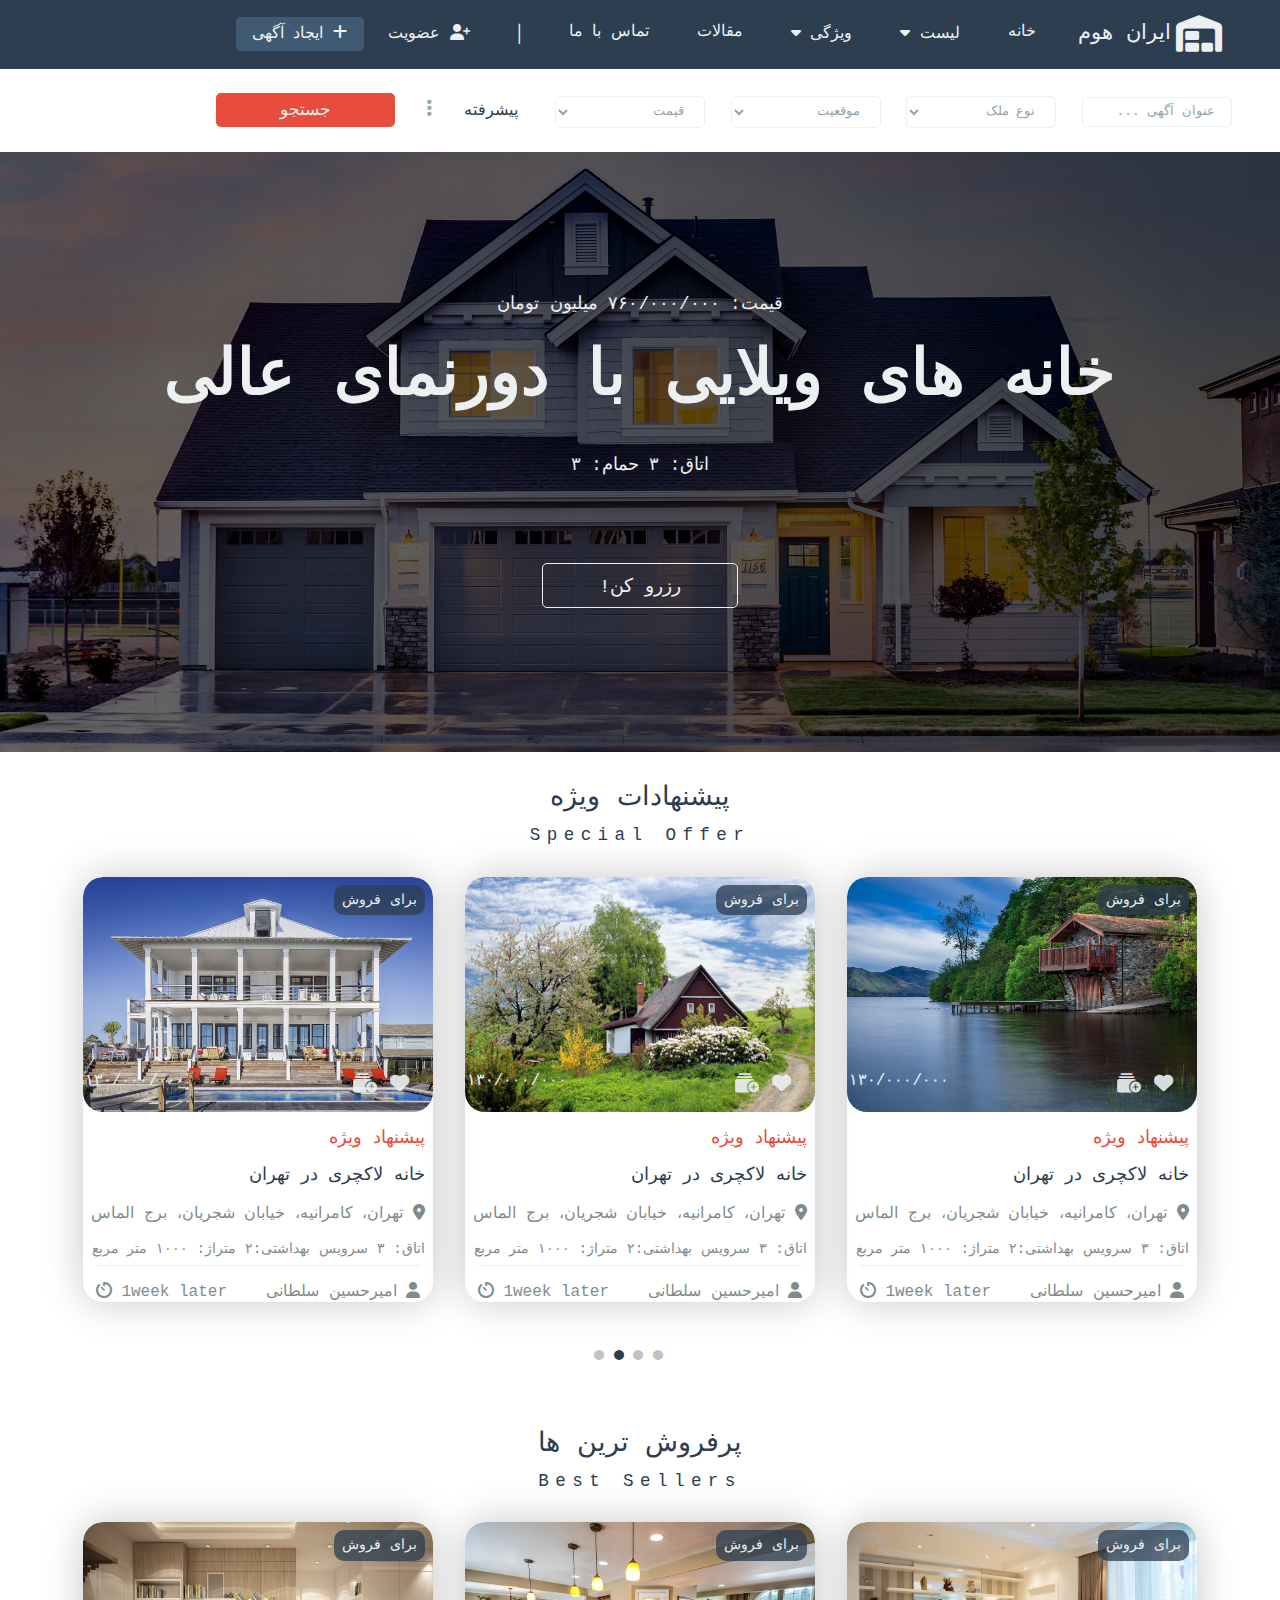
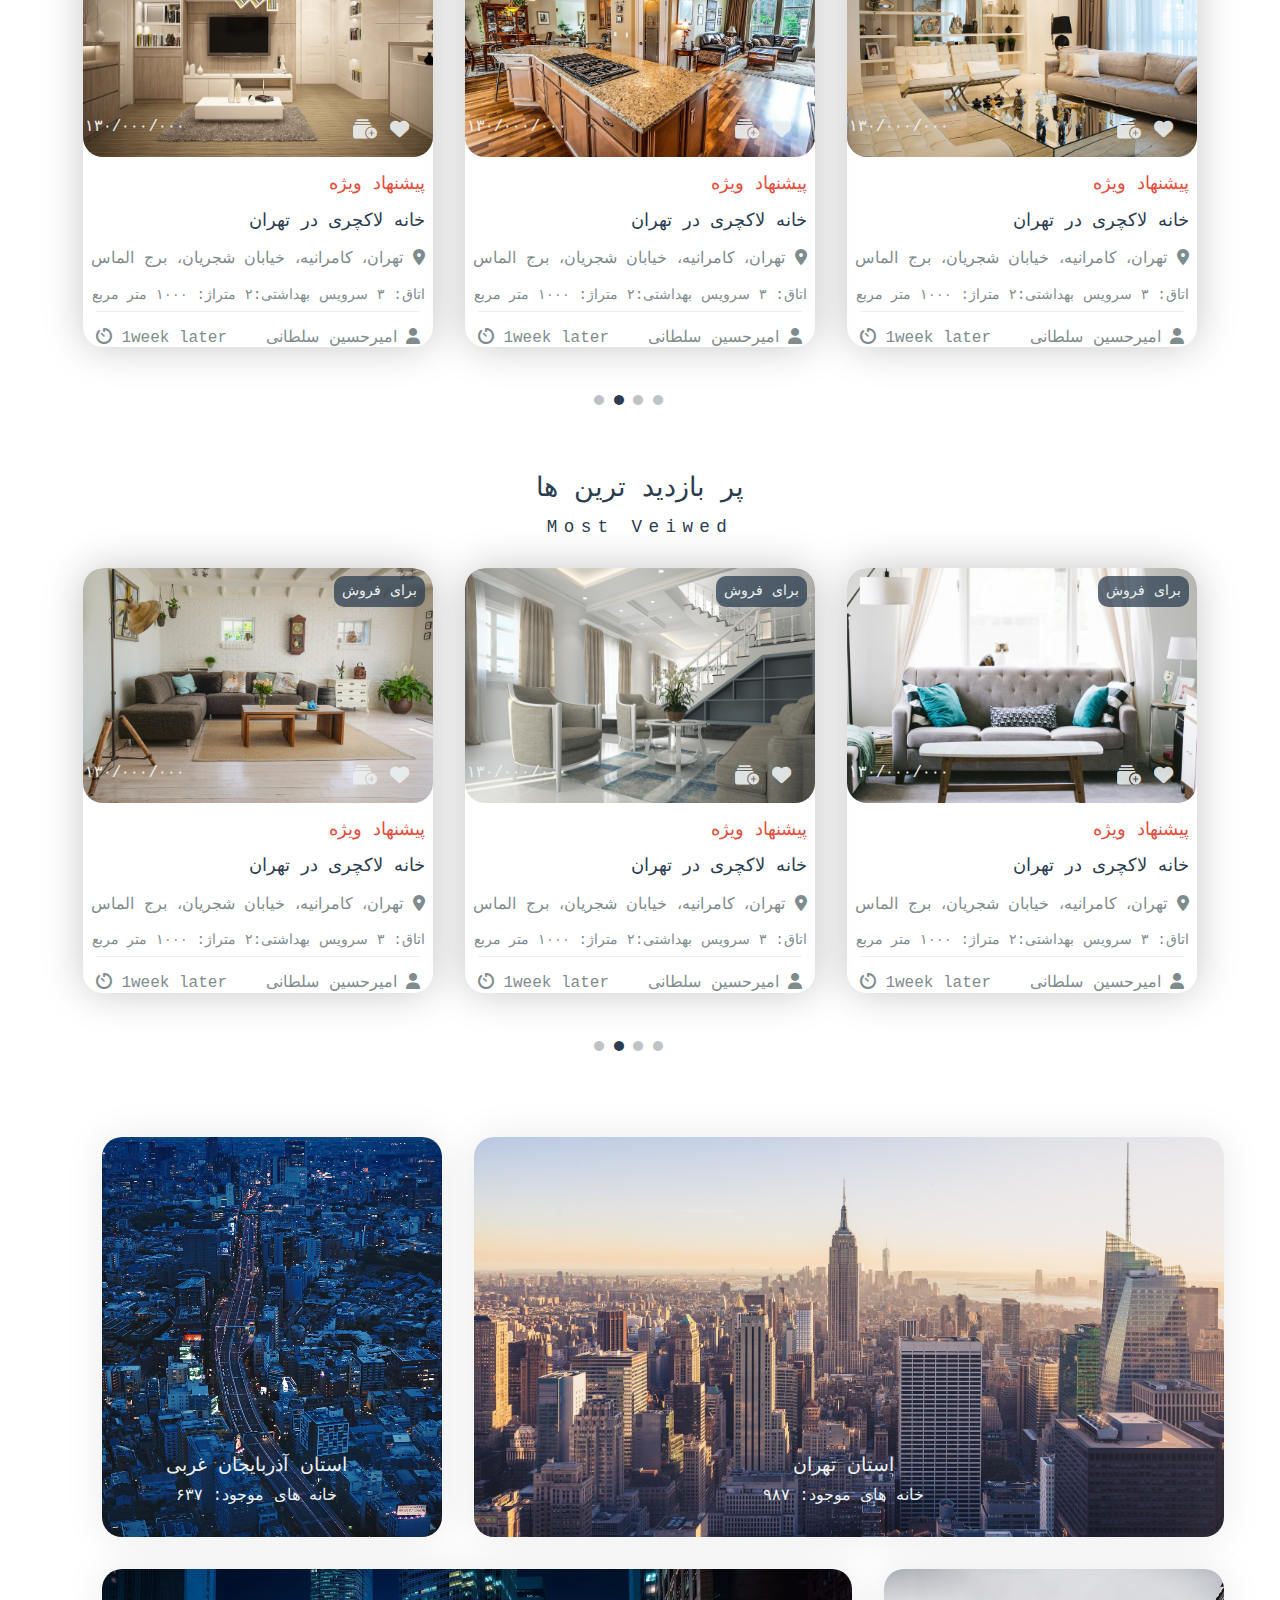
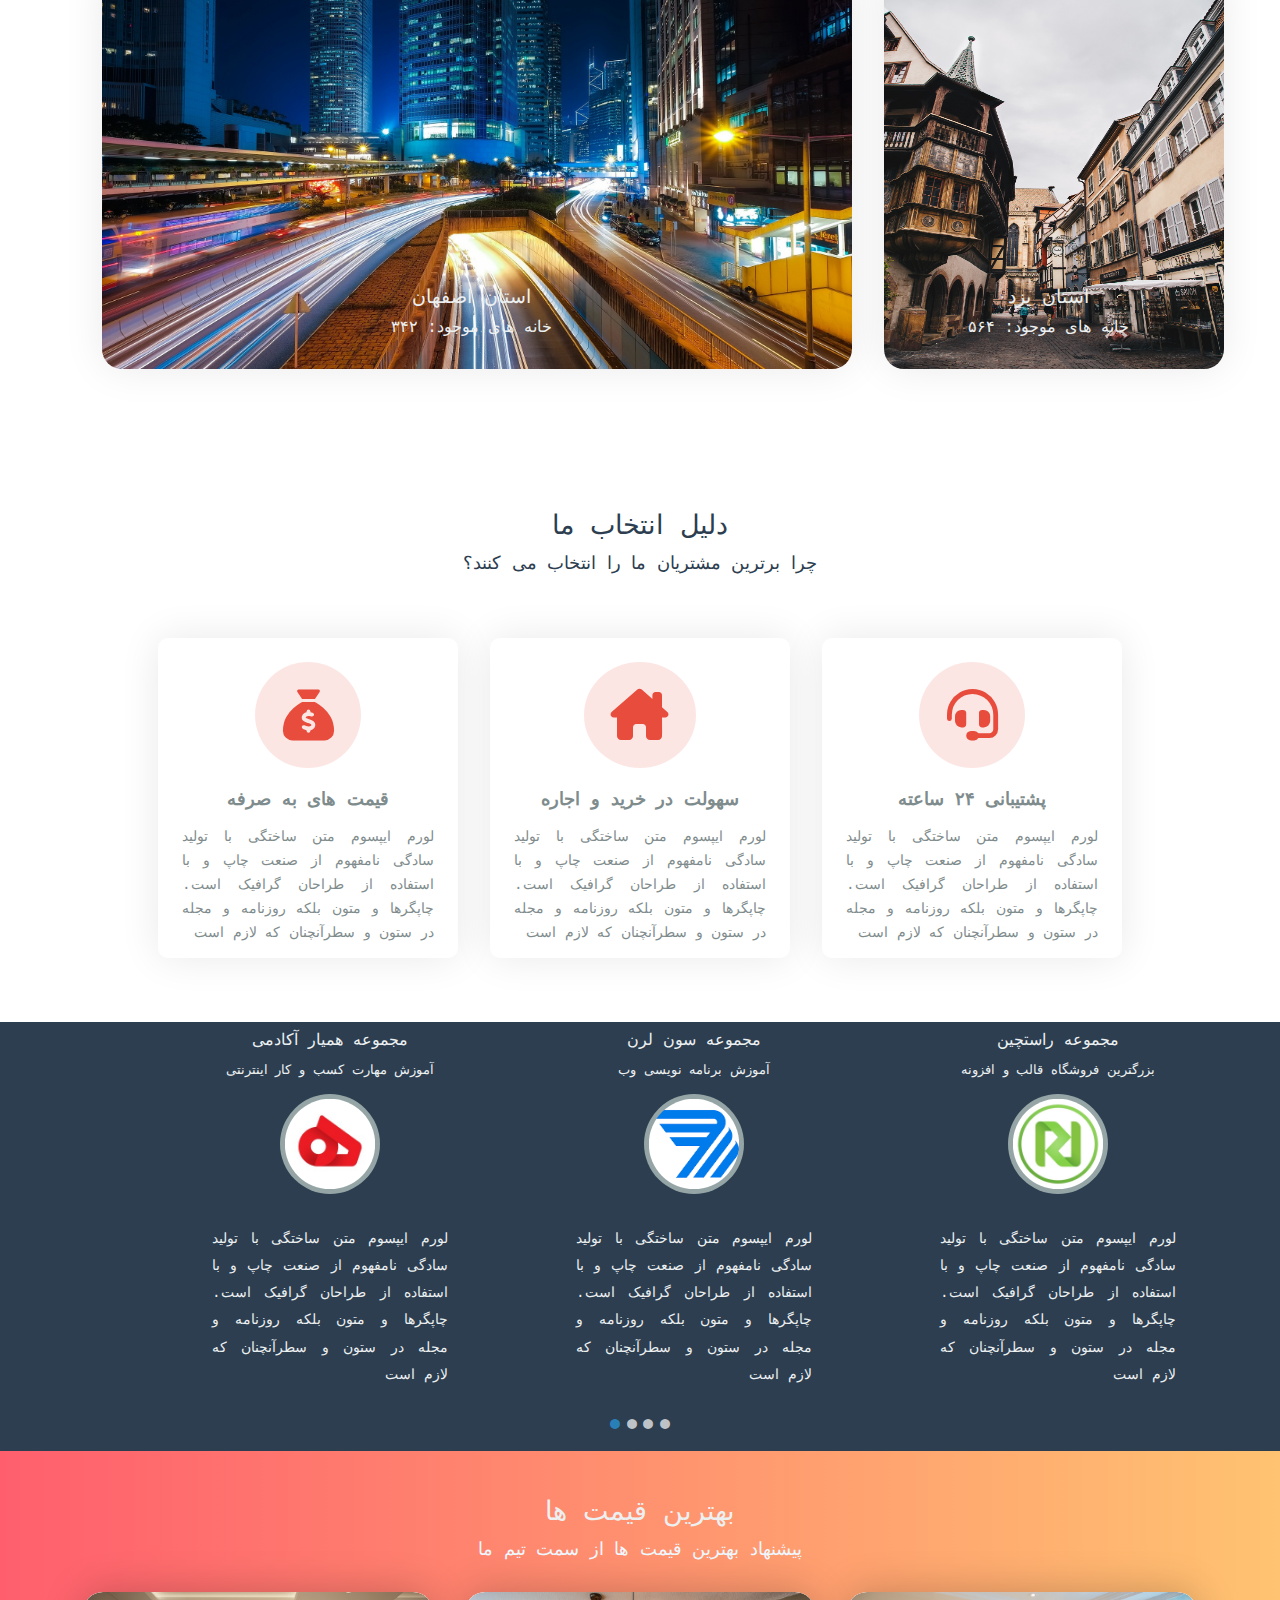
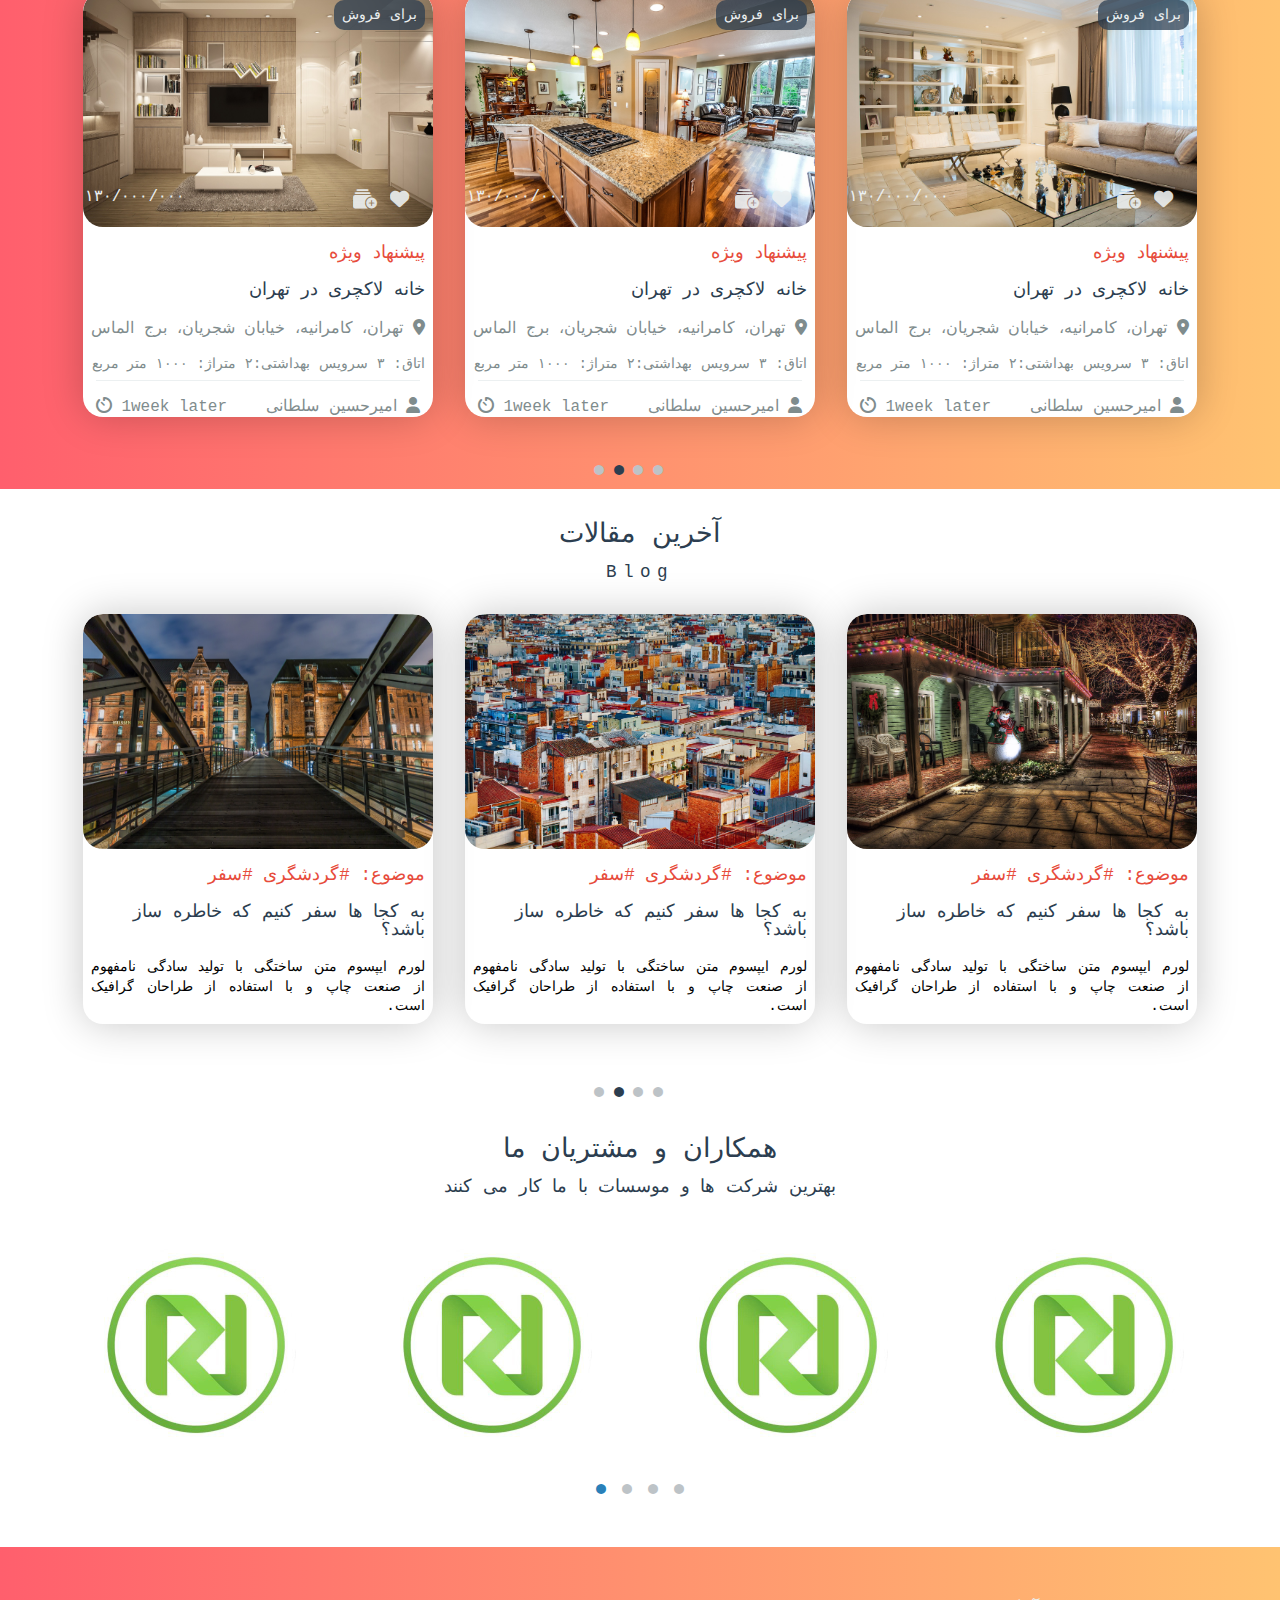
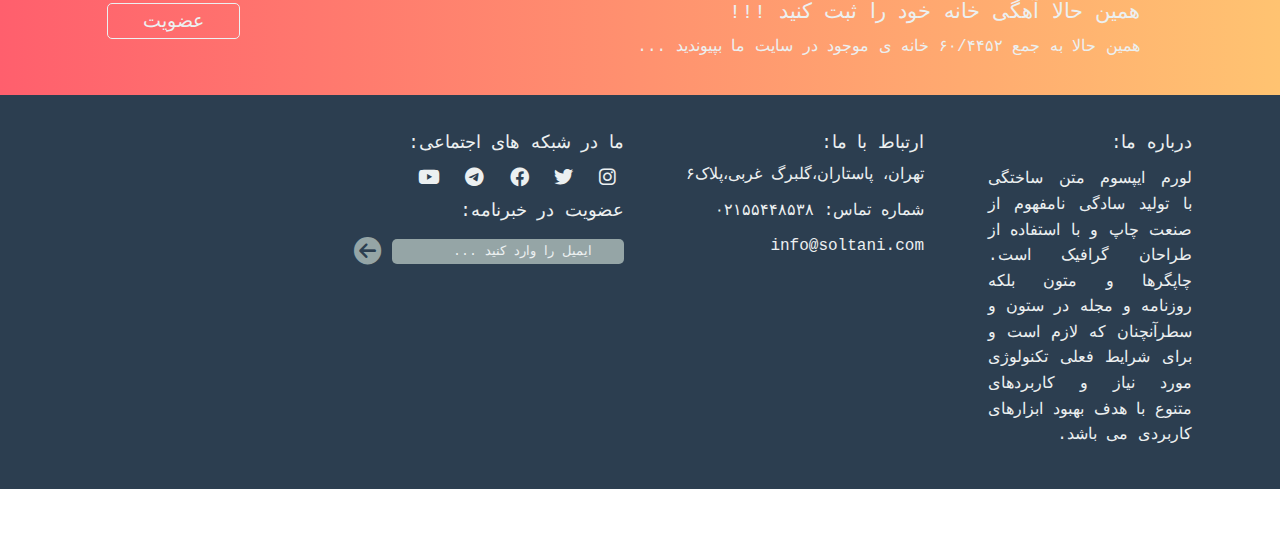
<file: index.html>
<!DOCTYPE html>
<html lang="fa"  dir="rtl">
<head>
    <meta charset="UTF-8">
    <meta http-equiv="X-UA-Compatible" content="IE=edge">
    <meta name="viewport" content="width=device-width, initial-scale=1.0">
    <link rel="stylesheet" href="./assets/css/reset.css">
    <link rel="stylesheet" href="./assets/css/Font Awesome Pro 6.2.1.css">
    <link rel="stylesheet" href="./assets/css/iranyekan.css">
    <link rel="stylesheet" href="./assets/css/style.css">
    <title>Challeng 1 - index page</title>
</head>
<body>
    
    <header>
        <div class="container-fluid">
            <!-- Start header -->
            <div class="container header">
            <div class="logo">
                <i class="fa-solid fa-warehouse-full"></i>
                <h3>ایران هوم</h3>
            </div>
            <div class="menu">
                <ul>
                    <li><a href="#">خانه</a></li>
                    <li><a href="#">لیست <i class="fa-solid fa-caret-down"></i></a></li>
                    <li><a href="#">ویژگی <i class="fa-solid fa-caret-down"></i></a></li>
                    <li><a href="#">مقالات</a></li>
                    <li><a href="#">تماس با ما</a></li>
                    <span class="pipe"><i class="fa-solid fa-pipe"></i></span>
                    <li><a href="#"><i class="fa-solid fa-user-plus"></i> عضویت</a></li>
                    <li><a class="new-ads" href="#"><i class="fa-solid fa-plus"></i> ایجاد آگهی</a></li>
                </ul>
            </div>
            </div>
            <!-- End header -->
        </div>
        <div class="container-fluid-search">
            <!-- Start search -->
            <div class="container">
                <div class="search">
                    <div class="form">
                        <input type="text" placeholder="عنوان آگهی ...">
                        <select name="home-type" id="home-type">
                            <option value="home-type">نوع ملک</option>
                        </select>
                        <select name="home-loc" id="home-loc">
                            <option value="home-loc">موقعیت</option>
                        </select>
                        <select name="home-price" id="home-price">
                            <option value="home-price">قیمت</option>
                        </select>
                        <a href="#">پیشرفته</a>
                        <span><i class="fa-solid fa-ellipsis-vertical"></i></span>
                        <button type="submit">جستجو</button>
                   </div>
                </div>
            </div>
            <!-- End search -->
        </div>
    </header>
    
    <main>
        <!-- Start slider -->
        <div class="slider">
            <div class="slider-text">
              <p>قیمت: ۷۶۰/۰۰۰/۰۰۰ میلیون تومان</p>
              <h2>خانه های ویلایی با دورنمای عالی</h2>
            <div class="details">
            <span>اتاق: ۳</span>
            <span>حمام: ۳</span>
            </div>
            <button type="submit">رزرو کن!</button>
            </div>
        </div>
        <!-- End slider -->
        <!-- Start special offer -->
        <section class="special-offers">
            <div class="container">
                <div class="title">
                    <h3>پیشنهادات ویژه</h3>
                    <h4>Special Offer</h4>
                </div>
                <article class="cards">
                    <div class="card">
                        <div class="img-card">
                            <img src="./assets/images/lake-g4257831a0_1280.jpg" alt="image product">
                            <div class="layer">
                                <h4 class="for-sell">برای فروش</h4>
                                <i class="icon-heart fa-solid fa-heart"></i>
                                <i class="icon-rec fa-solid fa-rectangle-history-circle-plus"></i>
                                <h4>۱۳۰/۰۰۰/۰۰۰</h4>
                            </div>
                        </div>
                        <div class="card-body">
                            <p class="special-offer">پیشنهاد ویژه</p>
                            <h3>خانه لاکچری در تهران</h3>
                            <p class="address"> <i class="fa-solid fa-location-dot"></i> تهران، کامرانیه، خیابان شجریان، برج الماس </p>
                            <small>اتاق: ۳ سرویس بهداشتی:۲ متراژ: ۱۰۰۰ متر مربع</small>
                        </div>
                        <div class="card-footer">
                            <h4><i class="fa-solid fa-user"></i> امیرحسین سلطانی</h4>
                            <span> 1week later <i class="fa-solid fa-timer"></i></span>
                        </div>
                    </div>
                    <div class="card">
                        <div class="img-card">
                            <img src="./assets/images/cottage-g077c89c92_1920.jpg" alt="image product">
                            <div class="layer">
                                <h4 class="for-sell">برای فروش</h4>
                                <i class="icon-heart fa-solid fa-heart"></i>
                                <i class="icon-rec fa-solid fa-rectangle-history-circle-plus"></i>
                                <h4>۱۳۰/۰۰۰/۰۰۰</h4>
                            </div>
                        </div>
                        <div class="card-body">
                            <p class="special-offer">پیشنهاد ویژه</p>
                            <h3>خانه لاکچری در تهران</h3>
                            <p class="address"> <i class="fa-solid fa-location-dot"></i> تهران، کامرانیه، خیابان شجریان، برج الماس </p>
                            <small>اتاق: ۳ سرویس بهداشتی:۲ متراژ: ۱۰۰۰ متر مربع</small>
                        </div>
                        <div class="card-footer">
                            <h4><i class="fa-solid fa-user"></i> امیرحسین سلطانی</h4>
                            <span> 1week later <i class="fa-solid fa-timer"></i></span>
                        </div>
                    </div>
                    <div class="card">
                        <div class="img-card">
                            <img src="./assets/images/large-home-g20836212d_1280.jpg" alt="image product">
                            <div class="layer">
                                <h4 class="for-sell">برای فروش</h4>
                                <i class="icon-heart fa-solid fa-heart"></i>
                                <i class="icon-rec fa-solid fa-rectangle-history-circle-plus"></i>
                                <h4>۱۳۰/۰۰۰/۰۰۰</h4>
                            </div>
                        </div>
                        <div class="card-body">
                            <p class="special-offer">پیشنهاد ویژه</p>
                            <h3>خانه لاکچری در تهران</h3>
                            <p class="address"> <i class="fa-solid fa-location-dot"></i> تهران، کامرانیه، خیابان شجریان، برج الماس </p>
                            <small>اتاق: ۳ سرویس بهداشتی:۲ متراژ: ۱۰۰۰ متر مربع</small>
                        </div>
                        <div class="card-footer">
                            <h4><i class="fa-solid fa-user"></i> امیرحسین سلطانی</h4>
                            <span> 1week later <i class="fa-solid fa-timer"></i></span>
                        </div>
                    </div>
                    <div class="dot">
                        <i class="fa-solid fa-circle-small"></i>
                        <i class="fa-solid fa-circle-small"></i>
                        <i class="active fa-solid fa-circle-small"></i>
                        <i class="fa-solid fa-circle-small"></i>
                    </div>
                </article>
            </div>
        </section>
        <!-- End special offer -->
        <!-- Start best sellers -->
        <section class="bestselling">
            <div class="container">
                <div class="title">
                    <h3>پرفروش ترین ها</h3>
                    <h4>Best Sellers</h4>
                </div>
                <article class="cards">
                    <div class="card">
                        <div class="img-card">
                            <img src="./assets/images/home-1622401_1920.jpg" alt="image product">
                            <div class="layer">
                                <h4 class="for-sell">برای فروش</h4>
                                <i class="icon-heart fa-solid fa-heart"></i>
                                <i class="icon-rec fa-solid fa-rectangle-history-circle-plus"></i>
                                <h4>۱۳۰/۰۰۰/۰۰۰</h4>
                            </div>
                        </div>
                        <div class="card-body">
                            <p class="special-offer">پیشنهاد ویژه</p>
                            <h3>خانه لاکچری در تهران</h3>
                            <p class="address"> <i class="fa-solid fa-location-dot"></i> تهران، کامرانیه، خیابان شجریان، برج الماس </p>
                            <small>اتاق: ۳ سرویس بهداشتی:۲ متراژ: ۱۰۰۰ متر مربع</small>
                        </div>
                        <div class="card-footer">
                            <h4><i class="fa-solid fa-user"></i> امیرحسین سلطانی</h4>
                            <span> 1week later <i class="fa-solid fa-timer"></i></span>
                        </div>
                    </div>
                    <div class="card">
                        <div class="img-card">
                            <img src="./assets/images/home-g881d922d7_1920.jpg" alt="image product">
                            <div class="layer">
                                <h4 class="for-sell">برای فروش</h4>
                                <i class="icon-heart fa-solid fa-heart"></i>
                                <i class="icon-rec fa-solid fa-rectangle-history-circle-plus"></i>
                                <h4>۱۳۰/۰۰۰/۰۰۰</h4>
                            </div>
                        </div>
                        <div class="card-body">
                            <p class="special-offer">پیشنهاد ویژه</p>
                            <h3>خانه لاکچری در تهران</h3>
                            <p class="address"> <i class="fa-solid fa-location-dot"></i> تهران، کامرانیه، خیابان شجریان، برج الماس </p>
                            <small>اتاق: ۳ سرویس بهداشتی:۲ متراژ: ۱۰۰۰ متر مربع</small>
                        </div>
                        <div class="card-footer">
                            <h4><i class="fa-solid fa-user"></i> امیرحسین سلطانی</h4>
                            <span> 1week later <i class="fa-solid fa-timer"></i></span>
                        </div>
                    </div>
                    <div class="card">
                        <div class="img-card">
                            <img src="./assets/images/furniture-998265_1920.jpg" alt="image product">
                            <div class="layer">
                                <h4 class="for-sell">برای فروش</h4>
                                <i class="icon-heart fa-solid fa-heart"></i>
                                <i class="icon-rec fa-solid fa-rectangle-history-circle-plus"></i>
                                <h4>۱۳۰/۰۰۰/۰۰۰</h4>
                            </div>
                        </div>
                        <div class="card-body">
                            <p class="special-offer">پیشنهاد ویژه</p>
                            <h3>خانه لاکچری در تهران</h3>
                            <p class="address"> <i class="fa-solid fa-location-dot"></i> تهران، کامرانیه، خیابان شجریان، برج الماس </p>
                            <small>اتاق: ۳ سرویس بهداشتی:۲ متراژ: ۱۰۰۰ متر مربع</small>
                        </div>
                        <div class="card-footer">
                            <h4><i class="fa-solid fa-user"></i> امیرحسین سلطانی</h4>
                            <span> 1week later <i class="fa-solid fa-timer"></i></span>
                        </div>
                    </div>
                    <div class="dot">
                        <i class="fa-solid fa-circle-small"></i>
                        <i class="fa-solid fa-circle-small"></i>
                        <i class="active fa-solid fa-circle-small"></i>
                        <i class="fa-solid fa-circle-small"></i>
                    </div>
                </article>
            </div>
        </section>
        <!-- End best sellers -->
        <!-- Start special offer -->
        <section class="most-visited">
            <div class="container">
                <div class="title">
                    <h3>پر بازدید ترین ها</h3>
                    <h4>Most Veiwed</h4>
                </div>
                <article class="cards">
                    <div class="card">
                        <div class="img-card">
                            <img src="./assets/images/living-room-2569325_1920.jpg" alt="image product">
                            <div class="layer">
                                <h4 class="for-sell">برای فروش</h4>
                                <i class="icon-heart fa-solid fa-heart"></i>
                                <i class="icon-rec fa-solid fa-rectangle-history-circle-plus"></i>
                                <h4>۱۳۰/۰۰۰/۰۰۰</h4>
                            </div>
                        </div>
                        <div class="card-body">
                            <p class="special-offer">پیشنهاد ویژه</p>
                            <h3>خانه لاکچری در تهران</h3>
                            <p class="address"> <i class="fa-solid fa-location-dot"></i> تهران، کامرانیه، خیابان شجریان، برج الماس </p>
                            <small>اتاق: ۳ سرویس بهداشتی:۲ متراژ: ۱۰۰۰ متر مربع</small>
                        </div>
                        <div class="card-footer">
                            <h4><i class="fa-solid fa-user"></i> امیرحسین سلطانی</h4>
                            <span> 1week later <i class="fa-solid fa-timer"></i></span>
                        </div>
                    </div>
                    <div class="card">
                        <div class="img-card">
                            <img src="./assets/images/interior-2685521_1920.jpg" alt="image product">
                            <div class="layer">
                                <h4 class="for-sell">برای فروش</h4>
                                <i class="icon-heart fa-solid fa-heart"></i>
                                <i class="icon-rec fa-solid fa-rectangle-history-circle-plus"></i>
                                <h4>۱۳۰/۰۰۰/۰۰۰</h4>
                            </div>
                        </div>
                        <div class="card-body">
                            <p class="special-offer">پیشنهاد ویژه</p>
                            <h3>خانه لاکچری در تهران</h3>
                            <p class="address"> <i class="fa-solid fa-location-dot"></i> تهران، کامرانیه، خیابان شجریان، برج الماس </p>
                            <small>اتاق: ۳ سرویس بهداشتی:۲ متراژ: ۱۰۰۰ متر مربع</small>
                        </div>
                        <div class="card-footer">
                            <h4><i class="fa-solid fa-user"></i> امیرحسین سلطانی</h4>
                            <span> 1week later <i class="fa-solid fa-timer"></i></span>
                        </div>
                    </div>
                    <div class="card">
                        <div class="img-card">
                            <img src="./assets/images/living-room-2732939_1920.jpg" alt="image product">
                            <div class="layer">
                                <h4 class="for-sell">برای فروش</h4>
                                <i class="icon-heart fa-solid fa-heart"></i>
                                <i class="icon-rec fa-solid fa-rectangle-history-circle-plus"></i>
                                <h4>۱۳۰/۰۰۰/۰۰۰</h4>
                            </div>
                        </div>
                        <div class="card-body">
                            <p class="special-offer">پیشنهاد ویژه</p>
                            <h3>خانه لاکچری در تهران</h3>
                            <p class="address"> <i class="fa-solid fa-location-dot"></i> تهران، کامرانیه، خیابان شجریان، برج الماس </p>
                            <small>اتاق: ۳ سرویس بهداشتی:۲ متراژ: ۱۰۰۰ متر مربع</small>
                        </div>
                        <div class="card-footer">
                            <h4><i class="fa-solid fa-user"></i> امیرحسین سلطانی</h4>
                            <span> 1week later <i class="fa-solid fa-timer"></i></span>
                        </div>
                    </div>
                    <div class="dot">
                        <i class="fa-solid fa-circle-small"></i>
                        <i class="fa-solid fa-circle-small"></i>
                        <i class="active fa-solid fa-circle-small"></i>
                        <i class="fa-solid fa-circle-small"></i>
                    </div>
                </article>
            </div>
        </section>
        <!-- End special offer -->
        <!-- Start show case -->
        <div class="showcases">
            <div class="showcase">
            <div class="container">
                <div class="big-case">
                    <img src="./assets/images/buildings-1850129_1920.jpg" alt="">
                    <div class="text-big-case">
                        <h3>استان تهران</h3>
                        <small>خانه های موجود: ۹۸۷</small>
                    </div>
                </div>
                <div class="small-case">
                    <img src="./assets/images/phone-wallpaper-5644601_1920.jpg" alt="">
                    <div class="text-small-case">
                        <h3>استان آذربایجان غربی</h3>
                        <small>خانه های موجود: ۶۳۷</small>
                    </div>
                </div>
            </div>
            </div>
            <div class="showcase">
            <div class="container">
                <div class="small-case">
                    <img src="./assets/images/france-2552469_1920.jpg" alt="">
                    <div class="text-small-case">
                        <h3>استان یزد</h3>
                        <small>خانه های موجود: ۵۶۴</small>
                    </div>
                </div>
                <div class="big-case">
                    <img src="./assets/images/hong-kong-1990268_1920.jpg" alt="">
                    <div class="text-big-case">
                        <h3>استان اصفهان</h3>
                        <small>خانه های موجود: ۳۴۲</small>
                    </div>
                </div>
            </div>
            </div>
        </div>
        <!-- End show case -->
        <!-- Start choice -->
        <div class="choice">
            <div class="container column">
                <div class="title">
                    <h3>دلیل انتخاب ما</h3>
                    <h4 class="sub-title">چرا برترین مشتریان ما را انتخاب می کنند؟</h4>
                </div>
                <div class="container">
                    <div class="text-card">
                        <span><i class="fa-solid fa-headset"></i></span>
                        <h3>پشتیبانی ۲۴ ساعته</h3>
                        <p>لورم ایپسوم متن ساختگی با تولید سادگی نامفهوم از صنعت چاپ و با استفاده از طراحان گرافیک است. چاپگرها و متون بلکه روزنامه و مجله در ستون و سطرآنچنان که لازم است </p>
                    </div>
                    <div class="text-card">
                        <span><i class="fa-solid fa-house-chimney"></i></span>
                        <h3>سهولت در خرید و اجاره</h3>
                        <p>لورم ایپسوم متن ساختگی با تولید سادگی نامفهوم از صنعت چاپ و با استفاده از طراحان گرافیک است. چاپگرها و متون بلکه روزنامه و مجله در ستون و سطرآنچنان که لازم است </p>
                    </div>
                    <div class="text-card">
                        <span><i class="fa-solid fa-sack-dollar"></i></span>
                        <h3>قیمت های به صرفه</h3>
                        <p>لورم ایپسوم متن ساختگی با تولید سادگی نامفهوم از صنعت چاپ و با استفاده از طراحان گرافیک است. چاپگرها و متون بلکه روزنامه و مجله در ستون و سطرآنچنان که لازم است </p>
                    </div>
                </div>
            </div>
        </div>
        <!-- End choice -->
        <!-- Start comments -->
        <div class="comments">
            <div class="container">
                <div class="comment">
                    <div class="comment-title">
                        <h4>مجموعه راستچین</h4>
                        <small>بزرگترین فروشگاه قالب و افزونه</small>
                    </div>
                    <img src="./assets/images/123.jpg" alt="rtl-logo">
                    <p>لورم ایپسوم متن ساختگی با تولید سادگی نامفهوم از صنعت چاپ و با استفاده از طراحان گرافیک است. چاپگرها و متون بلکه روزنامه و مجله در ستون و سطرآنچنان که لازم است</p>
                </div>
                <div class="comment">
                    <div class="comment-title">
                        <h4>مجموعه سون لرن</h4>
                        <small>آموزش برنامه نویسی وب</small>
                    </div>
                    <img src="./assets/images/download.png" alt="rtl-logo">
                    <p>لورم ایپسوم متن ساختگی با تولید سادگی نامفهوم از صنعت چاپ و با استفاده از طراحان گرافیک است. چاپگرها و متون بلکه روزنامه و مجله در ستون و سطرآنچنان که لازم است</p>
                </div>
                <div class="comment">
                    <div class="comment-title">
                        <h4>مجموعه همیار آکادمی</h4>
                        <small>آموزش مهارت کسب و کار اینترنتی</small>
                    </div>
                    <img src="./assets/images/1540851933765.jpg" alt="hamyar-logo">
                    <p>لورم ایپسوم متن ساختگی با تولید سادگی نامفهوم از صنعت چاپ و با استفاده از طراحان گرافیک است. چاپگرها و متون بلکه روزنامه و مجله در ستون و سطرآنچنان که لازم است</p>
                </div>
            </div>
            <div class="dot-comments">
                <i class="fa-solid fa-circle-small"></i>
                <i class="fa-solid fa-circle-small"></i>
                <i class="active fa-solid fa-circle-small"></i>
                <i class="fa-solid fa-circle-small"></i>
            </div>
        </div>
        <!-- End comments -->
        <!-- Start best price -->
        <section class="bestprice">
            <div class="container">
                <div class="title">
                    <h3>بهترین قیمت ها</h3>
                    <h4>پیشنهاد بهترین قیمت ها از سمت تیم ما</h4>
                </div>
                <article class="cards">
                    <div class="card">
                        <div class="img-card">
                            <img src="./assets/images/home-1622401_1920.jpg" alt="image product">
                            <div class="layer">
                                <h4 class="for-sell">برای فروش</h4>
                                <i class="icon-heart fa-solid fa-heart"></i>
                                <i class="icon-rec fa-solid fa-rectangle-history-circle-plus"></i>
                                <h4>۱۳۰/۰۰۰/۰۰۰</h4>
                            </div>
                        </div>
                        <div class="card-body">
                            <p class="special-offer">پیشنهاد ویژه</p>
                            <h3>خانه لاکچری در تهران</h3>
                            <p class="address"> <i class="fa-solid fa-location-dot"></i> تهران، کامرانیه، خیابان شجریان، برج الماس </p>
                            <small>اتاق: ۳ سرویس بهداشتی:۲ متراژ: ۱۰۰۰ متر مربع</small>
                        </div>
                        <div class="card-footer">
                            <h4><i class="fa-solid fa-user"></i> امیرحسین سلطانی</h4>
                            <span> 1week later <i class="fa-solid fa-timer"></i></span>
                        </div>
                    </div>
                    <div class="card">
                        <div class="img-card">
                            <img src="./assets/images/home-g881d922d7_1920.jpg" alt="image product">
                            <div class="layer">
                                <h4 class="for-sell">برای فروش</h4>
                                <i class="icon-heart fa-solid fa-heart"></i>
                                <i class="icon-rec fa-solid fa-rectangle-history-circle-plus"></i>
                                <h4>۱۳۰/۰۰۰/۰۰۰</h4>
                            </div>
                        </div>
                        <div class="card-body">
                            <p class="special-offer">پیشنهاد ویژه</p>
                            <h3>خانه لاکچری در تهران</h3>
                            <p class="address"> <i class="fa-solid fa-location-dot"></i> تهران، کامرانیه، خیابان شجریان، برج الماس </p>
                            <small>اتاق: ۳ سرویس بهداشتی:۲ متراژ: ۱۰۰۰ متر مربع</small>
                        </div>
                        <div class="card-footer">
                            <h4><i class="fa-solid fa-user"></i> امیرحسین سلطانی</h4>
                            <span> 1week later <i class="fa-solid fa-timer"></i></span>
                        </div>
                    </div>
                    <div class="card">
                        <div class="img-card">
                            <img src="./assets/images/furniture-998265_1920.jpg" alt="image product">
                            <div class="layer">
                                <h4 class="for-sell">برای فروش</h4>
                                <i class="icon-heart fa-solid fa-heart"></i>
                                <i class="icon-rec fa-solid fa-rectangle-history-circle-plus"></i>
                                <h4>۱۳۰/۰۰۰/۰۰۰</h4>
                            </div>
                        </div>
                        <div class="card-body">
                            <p class="special-offer">پیشنهاد ویژه</p>
                            <h3>خانه لاکچری در تهران</h3>
                            <p class="address"> <i class="fa-solid fa-location-dot"></i> تهران، کامرانیه، خیابان شجریان، برج الماس </p>
                            <small>اتاق: ۳ سرویس بهداشتی:۲ متراژ: ۱۰۰۰ متر مربع</small>
                        </div>
                        <div class="card-footer">
                            <h4><i class="fa-solid fa-user"></i> امیرحسین سلطانی</h4>
                            <span> 1week later <i class="fa-solid fa-timer"></i></span>
                        </div>
                    </div>
                    <div class="dot">
                        <i class="fa-solid fa-circle-small"></i>
                        <i class="fa-solid fa-circle-small"></i>
                        <i class="active fa-solid fa-circle-small"></i>
                        <i class="fa-solid fa-circle-small"></i>
                    </div>
                </article>
            </div>
        </section>
        <!-- End best price -->
        <!-- Start blog -->
        <section class="blog">
            <div class="container">
                <div class="title">
                    <h3>آخرین مقالات</h3>
                    <h4>Blog</h4>
                </div>
                <section class="cards">
                    <article class="card">
                        <div class="img-card">
                            <img src="./assets/images/snowman-321034_1920.jpg" alt="image product">
                        </div>
                        <div class="card-body">
                            <p class="special-offer">موضوع: #گردشگری #سفر</p>
                            <h3>به کجا ها سفر کنیم که خاطره ساز باشد؟</h3>
                            <p class="description">لورم ایپسوم متن ساختگی با تولید سادگی نامفهوم از صنعت چاپ و با استفاده از طراحان گرافیک است. </p>
                        </div>
                        <div class="card-footer">
                            <h4><i class="fa-solid fa-user"></i> امیرحسین سلطانی</h4>
                            <span> 1259 VIW <i class="fa-solid fa-eye"></i></i></span>
                        </div>
                    </article>
                    <article class="card">
                        <div class="img-card">
                            <img src="./assets/images/town-2430571_1920.jpg" alt="image product">
                        </div>
                        <div class="card-body">
                            <p class="special-offer">موضوع: #گردشگری #سفر</p>
                            <h3>به کجا ها سفر کنیم که خاطره ساز باشد؟</h3>
                            <p class="description">لورم ایپسوم متن ساختگی با تولید سادگی نامفهوم از صنعت چاپ و با استفاده از طراحان گرافیک است. </p>
                        </div>
                        <div class="card-footer">
                            <h4><i class="fa-solid fa-user"></i> امیرحسین سلطانی</h4>
                            <span> 1259 VIWE <i class="fa-solid fa-eye"></i></i></span>
                        </div>
                    </article>
                    <article class="card">
                        <div class="img-card">
                            <img src="./assets/images/architecture-3121009_1920.jpg" alt="image product">
                        </div>
                        <div class="card-body">
                            <p class="special-offer">موضوع: #گردشگری #سفر</p>
                            <h3>به کجا ها سفر کنیم که خاطره ساز باشد؟</h3>
                            <p class="description">لورم ایپسوم متن ساختگی با تولید سادگی نامفهوم از صنعت چاپ و با استفاده از طراحان گرافیک است. </p>
                        </div>
                        <div class="card-footer">
                            <h4><i class="fa-solid fa-user"></i> امیرحسین سلطانی</h4>
                            <span> 1259 VIWE <i class="fa-solid fa-eye"></i></i></span>
                        </div>
                    </article>
                    <div class="dot">
                        <i class="fa-solid fa-circle-small"></i>
                        <i class="fa-solid fa-circle-small"></i>
                        <i class="active fa-solid fa-circle-small"></i>
                        <i class="fa-solid fa-circle-small"></i>
                    </div>
                </section>
            </div>
        </section>
        <!-- End blog -->
        <!-- Start partners -->
        <div class="partners">
            <div class="container">
                <div class="title">
                        <h3>همکاران و مشتریان ما</h3>
                        <h4>بهترین شرکت ها و موسسات با ما کار می کنند</h4>
                </div>
                <div class="partner">
                    <div class="img-partner">
                        <img src="./assets/images/123.jpg" alt="rtl-logo">
                    </div>
                    <div class="img-partner">
                        <img src="./assets/images/123.jpg" alt="rtl-logo">
                    </div>
                    <div class="img-partner">
                        <img src="./assets/images/123.jpg" alt="rtl-logo">
                    </div>
                    <div class="img-partner">
                        <img src="./assets/images/123.jpg" alt="rtl-logo">
                    </div>
                </div>
                <div class="dot-comments">
                <i class="fa-solid fa-circle-small"></i>
                <i class="fa-solid fa-circle-small"></i>
                <i class="active fa-solid fa-circle-small"></i>
                <i class="fa-solid fa-circle-small"></i>
                </div>
            </div>
        </div>
        <!-- End partners -->
        <!-- Start ads -->
        <div class="ads-fluid">
            <div class="container">
                <div class="ad">
                    <div class="ads-title">
                        <h3>همین حالا آهگی خانه خود را ثبت کنید !!!</h3>
                        <p>همین حالا به جمع ۶۰/۴۴۵۲ خانه ی موجود در سایت ما بپیوندید ...</p>
                    </div>
                    <div class="button">
                        <button type="submit">عضویت</button>
                    </div>
                </div>
                
            </div>
        </div>
        <!-- End ads -->
    </main>

    <footer>
        <div class="container">
            <div class="about-us">
            <h3>درباره ما:</h3>
            <p>لورم ایپسوم متن ساختگی با تولید سادگی نامفهوم از صنعت چاپ و با استفاده از طراحان گرافیک است. چاپگرها و متون بلکه روزنامه و مجله در ستون و سطرآنچنان که لازم است و برای شرایط فعلی تکنولوژی مورد نیاز و کاربردهای متنوع با هدف بهبود ابزارهای کاربردی می باشد.</p>
        </div>
        <div class="contact-us">
            <h3>ارتباط با ما:</h3>
            <p>تهران، پاستاران،گلبرگ غربی،پلاک۶</p>
            <p>شماره تماس: ۰۲۱۵۵۴۴۸۵۳۸</p>
            <a href="#">info@soltani.com</a>
        </div>
        <div class="footer-column">
            <div class="social">
                <h3>ما در شبکه های اجتماعی:</h3>
                <a href="#"><i class="fa-brands fa-instagram"></i></a>
                <a href="#"><i class="fa-brands fa-twitter"></i></a>
                <a href="#"><i class="fa-brands fa-facebook"></i></a>
                <a href="#"><i class="fa-brands fa-telegram"></i></a>
                <a href="#"><i class="fa-brands fa-youtube"></i></a>
            </div>
            <div class="news">
                <h3>عضویت در خبرنامه:</h3>
                <form action="">
                    <input type="email" placeholder="ایمیل را وارد کنید ...">
                    <button type="submit"><i class="fa-solid fa-circle-arrow-left"></i></button>
                </form>
            </div>
        </div>
        </div>
        
    </footer>

    <!-- scripts -->
    <script src="./assets/js/app.js"></script>
    <script src="./assets/js/jquery.min.js"></script>
</body>
</html>
</file>
<file: assets/css/iranyekan.css>
﻿/**
*
*	Name:			IRANYekan Font
*	Version:			3.0
*	Author:			Moslem Ebrahimi (moslemebrahimi.com)
*	Created on:		Dec 20, 2018
*	Updated on:		Dec 20, 2018
*	Website:			http://fontiran.com
*	Copyright:		Commercial/Proprietary Software
--------------------------------------------------------------------------------------
فونت ایران یکان یک نرم افزار مالکیتی محسوب می شود. جهت آگاهی از قوانین استفاده از این فونت ها لطفا به وب سایت (فونت ایران دات کام) مراجعه نمایید
--------------------------------------------------------------------------------------
IRANYekan fonts are considered a proprietary software. To gain information about the laws regarding the use of these fonts, please visit www.fontiran.com 
--------------------------------------------------------------------------------------
This set of fonts are used in this project under the license: (.....)
--------------------------------------------------------------------------------------
*	
**/
@font-face {
	font-family: iranyekan;
	font-style: normal;
	font-weight: bold;
	src: url('../fonts/eot/iranyekanwebbold.eot');
	src: url('../fonts/eot/iranyekanwebbold.eot?#iefix') format('embedded-opentype'),  /* IE6-8 */
		 /* url('../fonts/woff/iranyekanwebbold.woff') format('woff'),  FF3.6+, IE9, Chrome6+, Saf5.1+ */
		 /* url('../fonts/ttf/iranyekanwebbold.ttf') format('truetype'); */
}

@font-face {
	font-family: iranyekan;
	font-style: normal;
	font-weight: 100;
	src: url('../fonts/eot/iranyekanwebthin.eot');
	src: url('../fonts/eot/iranyekanwebthin.eot?#iefix') format('embedded-opentype'),  /* IE6-8 */
		 /* url('../fonts/woff/iranyekanwebthin.woff') format('woff'),  FF3.6+, IE9, Chrome6+, Saf5.1+ */
		 /* url('../fonts/ttf/iranyekanwebthin.ttf') format('truetype'); */
}

@font-face {
	font-family: iranyekan;
	font-style: normal;
	font-weight: 300;
	src: url('../fonts/eot/iranyekanweblight.eot');
	src: url('../fonts/eot/iranyekanweblight.eot?#iefix') format('embedded-opentype'),  /* IE6-8 */
		 /* url('../fonts/woff/iranyekanweblight.woff') format('woff'),  FF3.6+, IE9, Chrome6+, Saf5.1+ */
		 /* url('../fonts/ttf/iranyekanweblight.ttf') format('truetype'); */
}

@font-face {
	font-family: iranyekan;
	font-style: normal;
	font-weight: normal;
	src: url('../fonts/eot/iranyekanwebregular.eot');
	src: url('../fonts/eot/iranyekanwebregular.eot?#iefix') format('embedded-opentype'),  /* IE6-8 */
		 /* url('../fonts/woff/iranyekanwebregular.woff') format('woff'),  FF3.6+, IE9, Chrome6+, Saf5.1+ */
		 /* url('../fonts/ttf/iranyekanwebregular.ttf') format('truetype'); */
}

@font-face {
	font-family: iranyekan;
	font-style: normal;
	font-weight: 500;
	src: url('../fonts/eot/iranyekanwebmedium.eot');
	src: url('../fonts/eot/iranyekanwebmedium.eot?#iefix') format('embedded-opentype'),  /* IE6-8 */
		 /* url('../fonts/woff/iranyekanwebmedium.woff') format('woff'),  FF3.6+, IE9, Chrome6+, Saf5.1+ */
		 /* url('../fonts/ttf/iranyekanwebmedium.ttf') format('truetype'); */
}

@font-face {
	font-family: iranyekan;
	font-style: normal;
	font-weight: 800;
	src: url('../fonts/eot/iranyekanwebextrabold.eot');
	src: url('../fonts/eot/iranyekanwebextrabold.eot?#iefix') format('embedded-opentype'),  /* IE6-8 */
		 /* url('../fonts/woff/iranyekanwebextrabold.woff') format('woff'),  FF3.6+, IE9, Chrome6+, Saf5.1+ */
		 /* url('../fonts/ttf/iranyekanwebextrabold.ttf') format('truetype'); */
}

@font-face {
	font-family: iranyekan;
	font-style: normal;
	font-weight: 900;
	src: url('../fonts/eot/iranyekanwebblack.eot');
	src: url('../fonts/eot/iranyekanwebblack.eot?#iefix') format('embedded-opentype'),  /* IE6-8 */
		 /* url('../fonts/woff/iranyekanwebblack.woff') format('woff'),  FF3.6+, IE9, Chrome6+, Saf5.1+ */
		 /* url('../fonts/ttf/iranyekanwebblack.ttf') format('truetype'); */
}

@font-face {
	font-family: iranyekan;
	font-style: normal;
	font-weight: 950;
	src: url('../fonts/eot/iranyekanwebextrablack.eot');
	src: url('../fonts/eot/iranyekanwebextrablack.eot?#iefix') format('embedded-opentype'),  /* IE6-8 */
		 /* url('../fonts/woff/iranyekanwebextrablack.woff') format('woff'),  FF3.6+, IE9, Chrome6+, Saf5.1+ */
		 /* url('../fonts/ttf/iranyekanwebextrablack.ttf') format('truetype'); */
}
</file>
<file: assets/css/style.css>
/*-------- global -------- */
html{
    font-family: iranyekan,'Courier New', Courier, monospace;
    font-size: 100%;
}

*{
    box-sizing: border-box;
}

a{
    text-decoration: none;
}

.container{
    max-width: 1200px;
    box-sizing: border-box;
    margin: 0 auto;
    display: flex;
}

header .container-fluid {
    background-color: #2c3e50;
}

/*-------- logo -------- */
header .header .logo {
    display: flex;
    flex: 15%;
    align-items: center;
    justify-content: center;
    padding: 1rem;
}

header .header .logo i{
    margin-left: .3rem;
    font-size: 2.3rem;
    color: #ecf0f1;
}

header .header .logo h3{
    color: #ecf0f1;
    font-size: 1.3rem;
    font-weight: 500;
}

/*-------- End global -------- */

/*-------- menu -------- */
header .header{
    align-items: center;
}

header .menu{
    display: flex;
    margin: 1.5rem 0;
    flex: 85%;
}

header .menu ul{
    display: flex;
    justify-content: center;
    align-content: space-around;
    font-weight: 300;
}

header .menu ul li a{
    padding: 1rem 1.5rem;
    font-size: 1rem;
    color: #ecf0f1;
}

header .menu ul span.pipe i{
    font-size: 1.3rem;
    font-weight: 300;
    color: #ecf0f1;
    margin: 0 1.5rem;
}

/*-------- menu - btn -------- */
header .menu ul li .new-ads{
    padding: .5rem 1rem;
    background-color: #405a73;
    border-radius: 5px;
    font-weight: 400;
}

/*-------- End menu -------- */

/*-------- Start search -------- */
header .container-fluid-search{
    background-color: white;
}

header .search{
    margin: 1.5rem 0;
}

header .search .form input,
header .search .form select{
    margin: 0 .5rem;
    width: 150px;
    padding: .4rem 1rem;
    font-family: inherit;
    font-weight: 300;
    font-size: .8rem;
    border: 1px solid #ecf0f1;
    color: #95a5a6;
    background-color: white;
    border-radius: 5px;
    outline: 0;
}

header .search .form input::placeholder{
    color: #95a5a6;
}

header .search .form a{
    font-weight: 400;
    font-size: 1rem;
    margin: 0 1.2rem;
    color: #2c3e50;
}

header .search .form span i{
    margin: .2rem;
    font-weight: 900;
    font-size: 1.2rem;
    color: #95a5a6;
}



/*-------- btn search -------- */

header .search .form button{
    font-family: inherit;
    font-weight: 400;
    font-size: 1.05rem;
    border: none;
    margin: 0 1.2rem;
    padding: .4rem 4rem;
    border-radius: 5px;
    color: #ecf0f1;
    background-color: #e74c3c;
}

/*-------- End search -------- */

/*-------- Start slider -------- */

main .slider{
    background: linear-gradient(to right, rgba(0,0,0,.6) , rgba(0,0,0,.7)) , url(/assets/images/house-geee4ed767_1920.jpg);
    width: 100%;
    height: 600px;
    background-size: cover;
    background-position-y: -14rem;
    box-sizing: border-box;
}

.slider .slider-text{
    display: flex;
    flex-direction: column;
    align-items: center;
    padding: 4rem 0;
    color: #ecf0f1;
}

.slider .slider-text p{
    padding: 2rem 0;
    padding-bottom: 1rem;
    margin: 3rem auto;
    margin-bottom: 1rem;
    font-weight: 200;
    font-size: 1.1rem;
}

.slider .slider-text h2{
    padding: 2rem 0;
    padding-top: 0rem;
    margin: 2rem auto;
    margin-top: 0rem;
    margin-bottom: 1rem;
    font-size: 4rem;
    font-weight: 900;
}

.slider .slider-text .details{
    margin-bottom: 2rem;
    font-weight: 300;
    font-size: 1.1rem;
}

.slider .slider-text button{
    font-family: inherit;
    border: none;
    padding: .6rem 3.5rem;
    margin: 3.5rem auto;
    font-weight: 500;
    font-size: 1.2rem;
    border-radius: 5px;
    background:none;
    border: 1px solid #ecf0f1;
    color: #ecf0f1;
}

/*-------- End slider -------- */

/*-------- Star cards -------- */

main section .container{
    margin: 2rem auto;
    flex-direction: column;
    align-items: center;
}

main .container .title{
    display: flex;
    flex-direction: column;
    margin-bottom: 2rem ;
    align-items: center;
    color: #2c3e50;
}

main .container .title h3{
    font-size: 1.7rem;
    font-weight: 400;
    margin-bottom: 1rem;
    color: #2c3e50;
}

main .container .title h4{
    font-size: 1.1rem;
    letter-spacing: .4rem;
    font-weight: 300;
    color: #2c3e50;
}

/*-------- Star card -------- */

main .spesial-offer{
    margin-bottom: 2rem;
}

main .container .cards{
    display: flex;
    position: relative;
}

main .container .card{
    position: relative;
    width: 350px;
    height: 425px;
    border-radius: 20px;
    padding-bottom: 1rem;
    overflow: hidden;
    box-shadow: 0 0 40px #00000038;
    margin: 0 1rem;
}

main .container .card .layer h4.for-sell{
    position: absolute;
    background-color: rgba(44, 62, 80, .75);
    padding: .5rem .5rem;
    font-size: .9rem;
    border-radius: 10px;
    top: .5rem;
    right: .5rem;
    color: #ecf0f1;
}

main .container .card .layer i.icon-heart,
main .container .card .layer i.icon-rec{
    position: absolute;
    color: #ecf0f1;;
    font-size: 1.2rem;
    opacity: .9;
}

main .container .card .layer i.icon-heart{
    top: 12.3rem;
    right: 1.5rem;
}

main .container .card .layer i.icon-rec {
    top: 12.3rem;
    right: 3.5rem;
}

main .container .card .layer h4{
    position: absolute;
    top: 12.3rem;
    right: 15.5rem;
    color: #ecf0f1;
    font-weight: 500;
}

main .container .card .img-card img{
    max-width: 100%;
    height: 235px;
    border-radius: 20px;
    margin-bottom: .9rem;

}

main .card .card-body p.special-offer{
    font-size: 1.1rem;
    font-weight: 300;
    margin-bottom: 1.2rem;
    margin-right: .5rem;
    color: rgba(231, 76, 60, 1.0);
}

main .card .card-body h3{
    font-size: 1.1rem;
    font-weight: 400;
    margin-bottom: 1.2rem;
    margin-right: .5rem;
    color: #2c3e50;
}

main .card .card-body p.address{
    font-size: 1rem;
    font-weight: 300;
    margin-bottom: 1.2rem;
    margin-right: .5rem;
    color: #7f8c8d;
}

main .card .card-body small{
    font-size: .9rem;
    font-weight: 300;
    margin-right: .5rem;
    color: #7f8c8d;
}

main .card .card-footer{
    display: flex;
    justify-content: space-between;
    margin: .5rem .8rem;
    padding: 1rem 0;
    color: #7f8c8d;
    border-top: 1px solid #ecf0f1;
}

main .cards .dot{
    position: absolute;
    right: 550px;
    top: 470px;
    color: #bdc3c7;
}

main .cards .dot .active{
    color: #2c3e50;
}

main section.bestselling{
    margin: 8rem auto;
}

/*-------- End cards -------- */

/*-------- Start show case -------- */

main .showcases{
    margin: 9rem auto;
}

main .showcase{
    margin-top: 2rem;
}

.showcase .big-case{
    position: relative;
    width: 750px;
    height: 400px;
    border-radius: 20px;
    overflow: hidden;
    box-shadow: 0 0 40px #00000016;
    margin: 0 1rem;
}

.showcase .big-case img{
    width: 100%;
    height: 100%;
}

.showcase .big-case .text-big-case{
    position: absolute;
    top: 320px;
    right: 300px;
    color: #ecf0f1;
    display: flex;
    flex-direction: column;
    align-items: center;
}

.showcase .big-case .text-big-case h3{
    margin-bottom: .7rem;
    font-size: 1.2rem;
    font-weight: 500;
}

.showcase .big-case .text-big-case small{
    font-weight: 300;
}

.showcase .small-case{
    position: relative;
    width: 340px;
    height: 400px;
    border-radius: 20px;
    overflow: hidden;
    box-shadow: 0 0 40px #00000016;
    margin: 0 1rem;
}

.showcase .small-case img {
    width: 100%;
    height: 100%;
    background-size: cover;
}

.showcase .small-case .text-small-case{
    position: absolute;
    display: flex;
    flex-direction: column;
    align-items: center;
    top: 320px;
    right: 95px;
    color: #ecf0f1;
}

.showcase .small-case .text-small-case h3{
    margin-bottom: .7rem;
    font-size: 1.2rem;
    font-weight: 500;
}

.showcase .small-case .text-small-case small{
    font-weight: 300;
}

/*-------- End show case -------- */


/*-------- Start choice -------- */

main .choice .title .sub-title{
    letter-spacing: 0;
    margin-bottom: 2rem;
}

main .choice .container.column{
    display: flex;
    flex-direction: column;
    align-items: center;
    margin-bottom: 4rem;
}

main .choice .text-card{
    display: flex;
    flex-direction: column;
    align-items: center;
    width: 300px;
    height: 320px;
    border-radius: 10px;
    box-shadow: 0 0 40px #00000017;
    margin: 0 1rem;
}

main .choice .text-card span i{
    font-size: 3.2rem;
    background-color: #e74d3c24;
    color: #e74c3c;
    padding: 1.7rem;
    margin: 1.5rem auto;
    border-radius: 100%;
}

main .choice .text-card h3{
    margin-bottom: 1rem;
    font-size: 1.1rem;
    font-weight: 900;
    color: #7f8c8d;
}

main .choice .text-card p{
    margin: 0 1.5rem;
    line-height: 1.5rem;
    font-weight: 300;
    font-size: .9rem;
    color: #7f8c8d;
    text-align: justify;
}


/*-------- End choice -------- */


/*-------- Start comment -------- */

main .comments{
    background-color: #2c3e50;
    padding-bottom: 1.2rem;
}

main .comment img{
    background-color: #95a5a6;
    padding: .3rem;
    width: 100px;
    height: 100px;
    border-radius: 100%;
    margin-bottom: 1rem;
}

main .comment .comment-title,
main .comment p{
    color: #ecf0f1;
    display: flex;
    flex-direction: column;
}

main .comment{
    display: flex;
    flex-direction: column;
    align-items: center;
    justify-content: center;
    text-align: justify;
    width: 300px;
    height: 330px;
    border-radius: 10px;
    margin: 2rem;
    padding: 1rem 1rem;
}

main .comments .comment .comment-title h4{
    margin: 0 auto 1rem;
}

main .comments .comment .comment-title small{
    font-size: .8rem;
    font-weight: 300;
    margin-bottom: 1rem;
}

main .comments .comment p{
    margin: 1rem;
    font-size: .9rem;
    font-weight: 300;
    line-height: 1.7rem;
}

main .comments .dot-comments{
    display: flex;
    justify-content: center;
    margin: 0 auto;
}

main .dot-comments i{
    margin: 0 .2rem;
    color: #bdc3c7;
}

main .dot-comments i:last-child{
    color: #2980b9;
}

/*-------- End comment -------- */

/*-------- Start best price -------- */

main .bestprice{
    background: linear-gradient(to right,#FF5F6D,#FFC371);
}

main .bestprice .container{
    margin: 0 auto;
    padding: 3rem 0;
    padding-bottom: 4.5rem;
}

main .bestprice .card{
    background-color: white;
}

main .bestprice .title h3{
    color: #ecf0f1;
}

main .bestprice .title h4{
    letter-spacing: 0;
    color: aliceblue;
}

/*-------- End best price -------- */

/*-------- Start blog -------- */


main .blog p.description{
   text-align: justify;
    margin: .6rem .5rem;
    line-height: 1.2rem;
    font-size: .9rem;
    font-weight: 300;
}

main .blog .card{
    height: 410px;
}

main .blog .card .card-footer{
    display: flex;
    align-items: center;
    margin: .2rem .5rem;
    padding: .2rem 0;
}

main .blog .card .card-footer span{
    font-size: .9rem;
}

/*-------- End blog -------- */

/*-------- Start partners -------- */

main .partners .container{
    margin: 7rem auto;
    margin-bottom: 3rem;
    display: flex;
    flex-direction: column;
    align-items: center;
}

main .partners .partner{
    display: flex;
}

main .partners .title h4{
    letter-spacing: 0;
}

main .partners .partner img{
    width: 200px;
    height: 200px;
    margin: 1rem 3rem;
    margin-bottom: 2rem;
}

/*-------- End partners -------- */

/*-------- Start ads -------- */

main .ads-fluid{
    background: linear-gradient(to right, #FF5F6D, #FFC371);
}

main .ads-fluid .ad{
    margin: 2.5rem auto;
    display: flex;
    justify-content: space-around;
    align-items: center;
}

main .ads-fluid .ad .ads-title{
    width: 900px;
}

main .ads-fluid .ad .button{
    width: 100px;
}

main .ads-fluid .ad .ads-title h3{
    margin: 1rem 0;
    font-size: 1.3rem;
    font-weight: 400;
    color: #ecf0f1;
}

main .ads-fluid .ad .ads-title p{
    font-size: 1rem;
    font-weight: 300;
    color: #ecf0f1;
}

main .ad button{
    padding: .3rem 2.2rem;
    font-family: inherit;
    border: 1px solid #ecf0f1;
    border-radius: 5px;
    font-size: 1.2rem;
    background: none;
    color: #ecf0f1;
} 

/*-------- End ads -------- */

/*-------- Start footer -------- */

footer{
    padding: 2.5rem 0;
    background-color: #2c3e50;
    color: #ecf0f1;
}

footer .about-us{
    width: 300px;
    margin-left: 1rem;
    padding: 0rem 3rem;
}

footer .contact-us{
    width: 300px;
}

footer .footer-column{
    width: 300px;
}

footer .about-us h3,
footer .footer-column h3,
footer .contact-us h3{
    margin-bottom: .9rem;
    font-size: 1.1rem;
}

footer .about-us p{
    font-size: 1rem;
    font-weight: 300;
    line-height: 1.6rem;
    text-align: justify;
}

footer .contact-us p,
footer .contact-us a{
    margin-bottom: 1.2rem;
    font-size: 1rem;
    font-weight: 300;
    color: #ecf0f1;
}

footer .footer-column .social a i{
    color: #ecf0f1;
    margin-bottom: 1rem;
    padding: 0 .5rem;
    font-size: 1.2rem;
}

footer .footer-column .news input{
    font-family: inherit;
    border: none;
    padding: .3rem 2rem;
    background-color: #95a5a6;
    border-radius: 5px;
    margin-left: .3rem;
}

footer .footer-column .news input::placeholder{
    color: #ecf0f1;
    font-weight: 300;
}

footer .footer-column .news form{
    display: flex;
    align-items: center;
}

footer .footer-column .news button{
    background:none;
    border: none;
    font-size: 1.7rem;
    color: #95a5a6;

}

/*-------- Start footer -------- */


/* ---------------------------------------------- */
/* --------------- Media Query ------------------ */
/* ---------------------------------------------- */

@media (max-width:768px){
    .container {
        flex-direction: column;
        width: 100%;
    }
    header .header .logo {
        display: flex;
        flex: 100%;
    }
    header .menu {
        display: flex;
        flex: 100%;
    }
    header .menu ul {
        flex-direction: column;
        align-items: center;
    }
    main .container .cards{
        flex-direction: column;
    }
    main .container .cards .dot{
        display: none;
    }
    .showcase .big-case {
        width: 700px;
        height: 400px;
    }
    .showcase .small-case {
        margin: 1rem auto;
    }
    main .partners .partner {
        flex-direction: column;
    }
    main .ads-fluid .ad{
        flex-direction: column;
    }
}

@media (max-width:452px){

}
</file>
